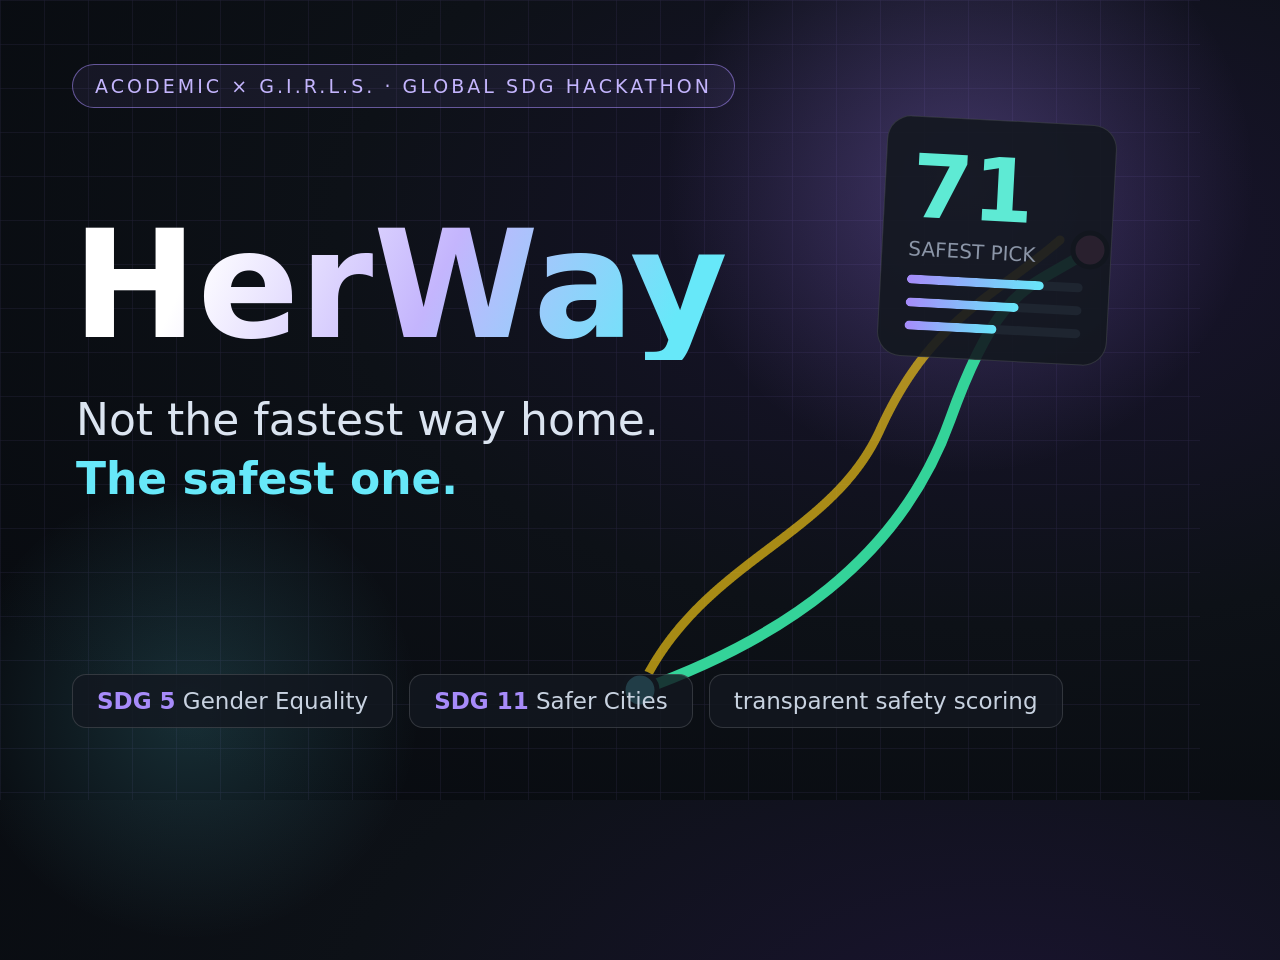
<file: thumbnail.html>
<!DOCTYPE html>
<html><head><meta charset="utf-8"><style>
*{margin:0;padding:0;box-sizing:border-box}
body{width:1200px;height:800px;overflow:hidden;font-family:'Segoe UI',system-ui,sans-serif;
  background:radial-gradient(1200px 700px at 78% 30%,#1a1430 0%,#0d1117 55%,#080b10 100%);
  position:relative;color:#e6e9ef}
.grid{position:absolute;inset:0;opacity:.14;
  background-image:linear-gradient(rgba(167,139,250,.5) 1px,transparent 1px),
    linear-gradient(90deg,rgba(167,139,250,.5) 1px,transparent 1px);
  background-size:44px 44px}
.glow{position:absolute;width:640px;height:640px;border-radius:50%;
  background:radial-gradient(circle,rgba(167,139,250,.28),transparent 65%);top:-140px;right:-80px}
.glow2{position:absolute;width:500px;height:500px;border-radius:50%;
  background:radial-gradient(circle,rgba(103,232,249,.16),transparent 65%);bottom:-160px;left:-60px}
svg.routes{position:absolute;inset:0;width:100%;height:100%}
.badge{position:absolute;top:64px;left:72px;padding:10px 22px;border:1px solid rgba(167,139,250,.55);
  border-radius:999px;font-size:19px;letter-spacing:.16em;color:#c4b5fd;
  background:rgba(167,139,250,.08)}
h1{position:absolute;left:72px;top:210px;font-size:150px;font-weight:800;line-height:1;
  background:linear-gradient(115deg,#fff 20%,#c4b5fd 55%,#67e8f9 90%);
  -webkit-background-clip:text;background-clip:text;color:transparent}
.tag{position:absolute;left:76px;top:390px;font-size:44px;font-weight:300;color:#dbe4f0;max-width:720px;line-height:1.35}
.tag b{color:#67e8f9;font-weight:600}
.chips{position:absolute;left:72px;bottom:72px;display:flex;gap:16px}
.chip{padding:13px 24px;border-radius:14px;border:1px solid rgba(255,255,255,.14);
  background:rgba(19,24,32,.82);font-size:23px;color:#c8d2e0}
.chip b{color:#a78bfa}
.score{position:absolute;right:88px;top:120px;width:230px;padding:26px;border-radius:24px;
  background:rgba(19,24,32,.9);border:1px solid rgba(255,255,255,.12);transform:rotate(3deg)}
.score .n{font-size:88px;font-weight:800;color:#5eead4;line-height:1}
.score .l{font-size:20px;color:#8b95a7;margin-top:6px}
.score .row{height:9px;border-radius:5px;background:#1e2530;margin-top:14px;overflow:hidden}
.score .row i{display:block;height:100%;border-radius:5px;background:linear-gradient(90deg,#a78bfa,#67e8f9)}
</style></head><body>
<div class="grid"></div><div class="glow"></div><div class="glow2"></div>
<svg class="routes" viewBox="0 0 1200 800" fill="none">
  <path d="M640 690 C 700 560, 830 540, 880 430 S 990 300, 1060 240" stroke="#facc15" stroke-width="9" opacity=".65" stroke-linecap="round" stroke-dasharray="1 0"/>
  <path d="M640 690 C 780 640, 900 560, 950 420 S 1030 290, 1090 250" stroke="#34d399" stroke-width="11" stroke-linecap="round"/>
  <circle cx="640" cy="690" r="17" fill="#67e8f9" stroke="#0d1117" stroke-width="5"/>
  <circle cx="1090" cy="250" r="17" fill="#f472b6" stroke="#0d1117" stroke-width="5"/>
</svg>
<div class="badge">ACODEMIC × G.I.R.L.S. · GLOBAL SDG HACKATHON</div>
<h1>HerWay</h1>
<div class="tag">Not the fastest way home.<br><b>The safest one.</b></div>
<div class="chips">
  <div class="chip"><b>SDG 5</b> Gender Equality</div>
  <div class="chip"><b>SDG 11</b> Safer Cities</div>
  <div class="chip">transparent safety scoring</div>
</div>
<div class="score">
  <div class="n">71</div><div class="l">SAFEST PICK</div>
  <div class="row"><i style="width:78%"></i></div>
  <div class="row"><i style="width:64%"></i></div>
  <div class="row"><i style="width:52%"></i></div>
</div>
</body></html>
</file>
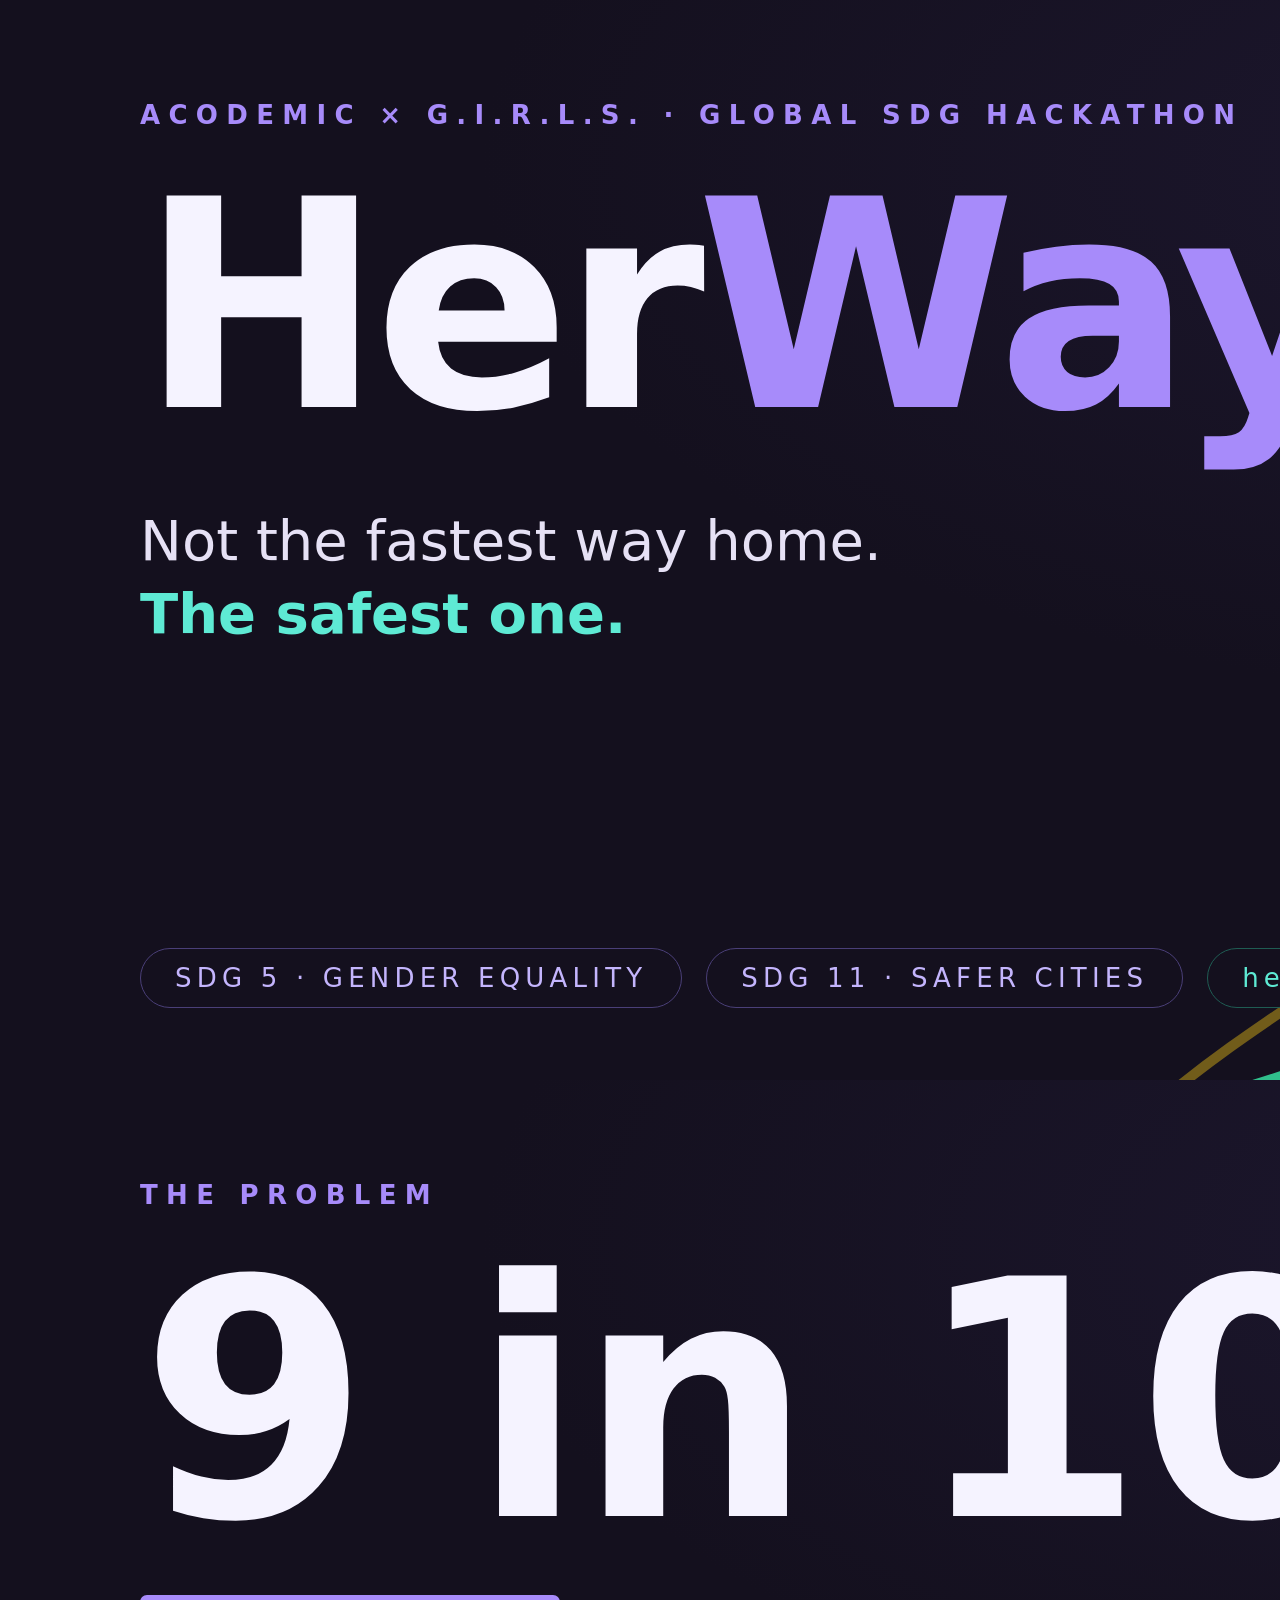
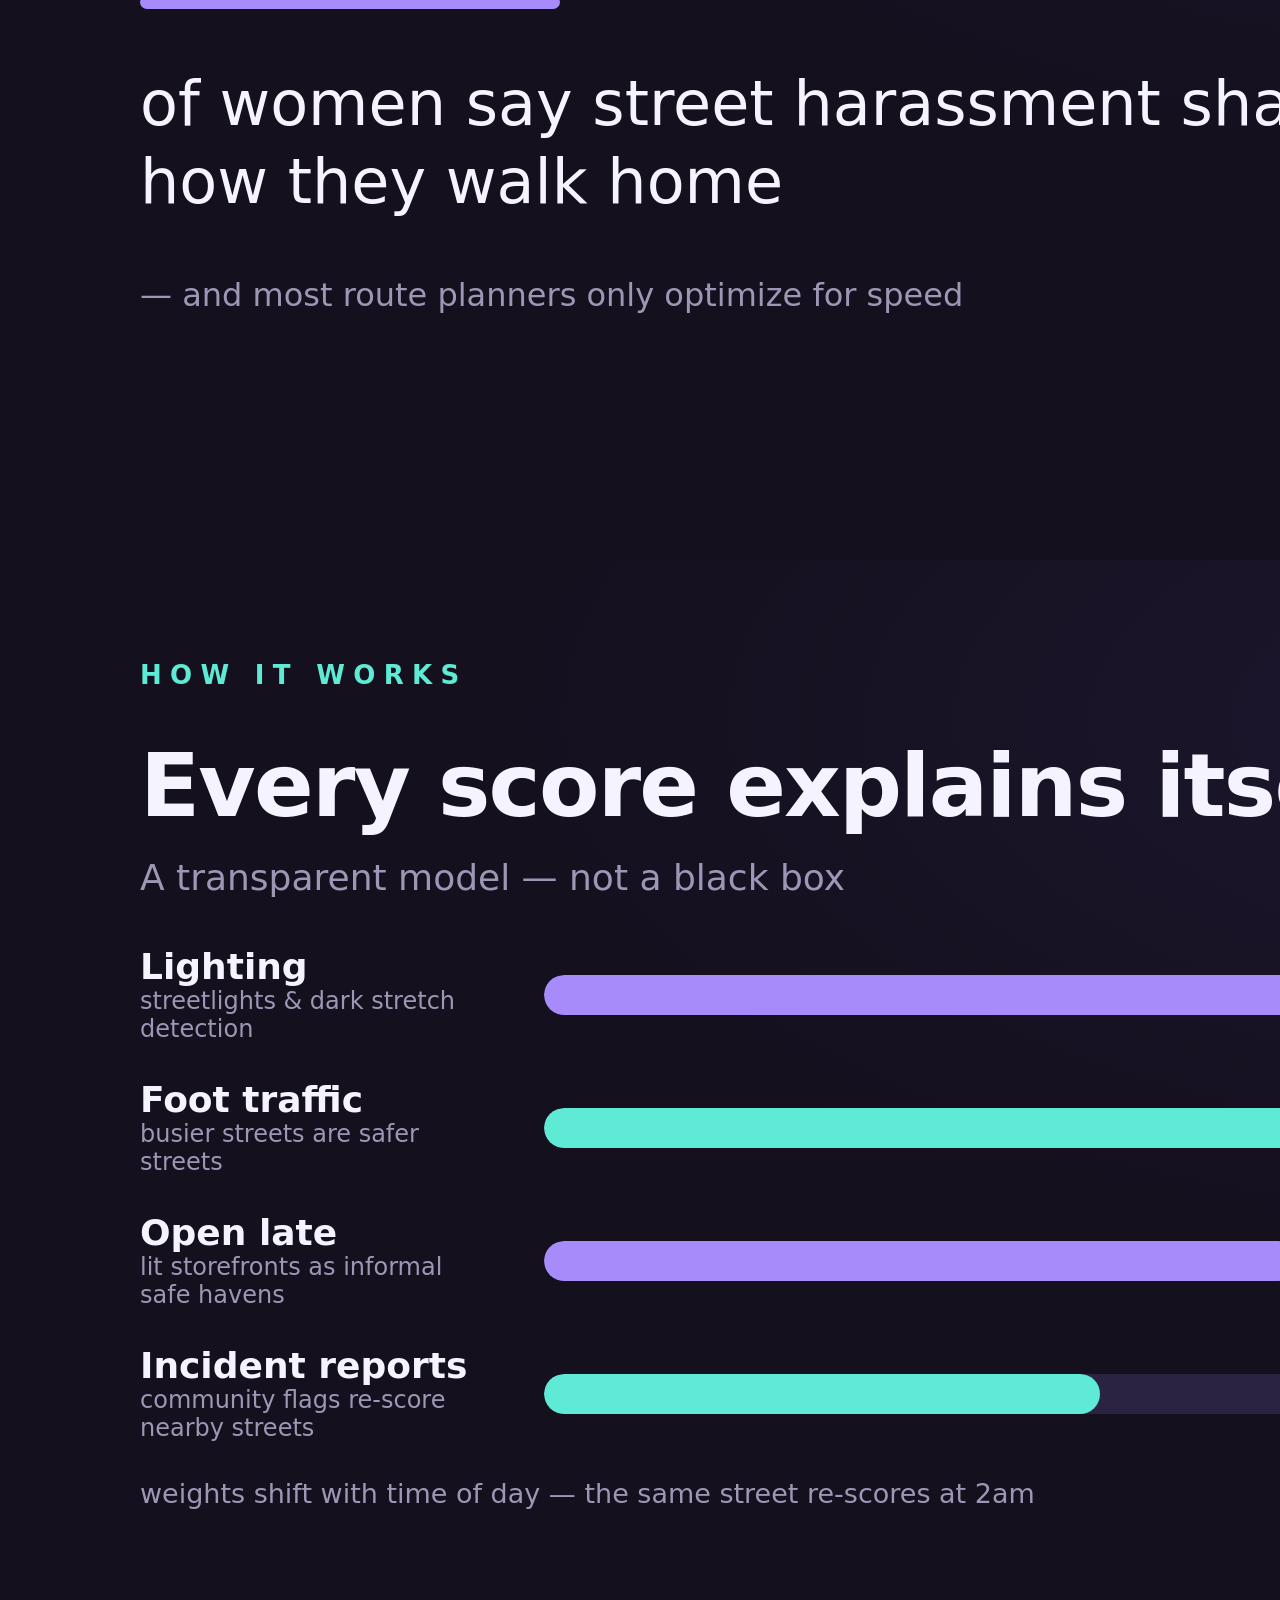
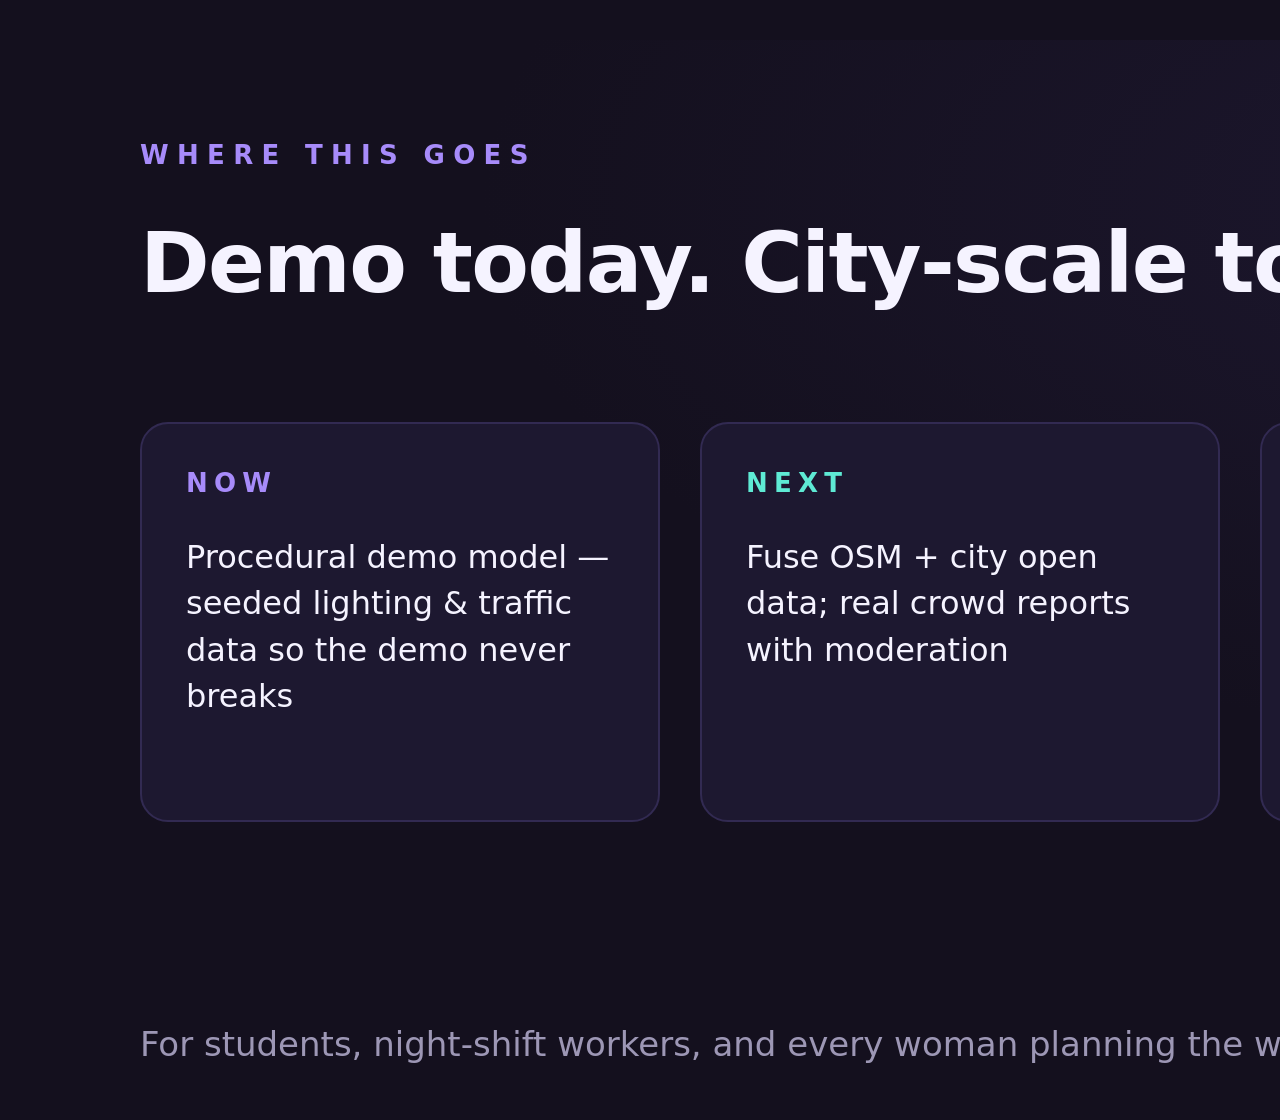
<file: assets/slides.html>
<!doctype html>
<html>
<head>
<meta charset="utf-8">
<style>
  * { margin:0; box-sizing:border-box; }
  body { font-family:'Inter',system-ui,sans-serif; }
  .slide { width:1920px; height:1080px; padding:100px 140px; color:#f5f3ff;
           background:#14101e; position:relative; overflow:hidden;
           background-image:radial-gradient(ellipse 60% 50% at 85% 15%, #241d3d88, transparent); }
  .kicker { font-size:26px; font-weight:600; letter-spacing:.32em; margin-bottom:44px; }
  .violet { color:#a78bfa; } .teal { color:#5eead4; } .dim { color:#9d97b5; }

  /* S1 */
  .stat { font-size:330px; font-weight:800; line-height:.9; letter-spacing:-.02em; }
  .uline { width:420px; height:14px; background:#a78bfa; border-radius:7px; margin:44px 0 56px; }
  .stat-sub { font-size:62px; font-weight:500; line-height:1.25; }
  .stat-foot { margin-top:56px; font-size:32px; color:#9d97b5; }

  /* S2 */
  h1 { font-size:88px; font-weight:800; letter-spacing:-.02em; margin:28px 0 20px; }
  .lede { font-size:36px; color:#9d97b5; margin-bottom:48px; }
  .brow { display:flex; align-items:center; gap:64px; margin-bottom:36px; }
  .bname { width:340px; }
  .bname b { font-size:36px; font-weight:600; display:block; }
  .bname span { font-size:24px; color:#9d97b5; }
  .bbar { flex:1; height:40px; background:#2a2440; border-radius:20px; overflow:hidden; }
  .bbar i { display:block; height:100%; border-radius:22px; }
  .sfoot { position:absolute; left:140px; bottom:56px; font-size:27px; color:#9d97b5; }
  .sfoot.flow { position:static; margin-top:36px; }

  /* S3 */
  .cols { display:flex; gap:40px; margin-top:110px; }
  .col { flex:1; height:400px; background:#1d1830; border:2px solid #322a52;
         border-radius:28px; padding:44px; }
  .col b { font-size:26px; font-weight:600; letter-spacing:.24em; display:block; margin-bottom:36px; }
  .col p { font-size:32px; line-height:1.45; }

  /* S0 cover */
  .cover-title { font-size:290px; font-weight:800; line-height:.92; letter-spacing:-.03em;
    color:#f5f3ff; }
  .cover-title .w { color:#a78bfa; }
  .cover-tag { font-size:56px; font-weight:400; color:#e6e1f5; margin-top:64px; line-height:1.3; }
  .cover-tag b { color:#5eead4; font-weight:600; }
  .cover-foot { position:absolute; left:140px; bottom:72px; display:flex; gap:24px; align-items:center; }
  .cover-foot .pill { font-size:26px; letter-spacing:.2em; color:#c4b5fd;
    border:1.5px solid #4a3f78; border-radius:999px; padding:14px 34px; }
  .cover-routes { position:absolute; right:-90px; bottom:-80px; opacity:.9; }
</style>
</head>
<body>

<div class="slide" id="s0">
  <svg class="cover-routes" width="900" height="640" viewBox="0 0 900 640" fill="none">
    <path d="M40 590 C 180 470, 300 430, 400 300 S 620 160, 760 110" stroke="#facc15" stroke-width="10" opacity=".45" stroke-linecap="round"/>
    <path d="M40 590 C 220 560, 380 480, 460 330 S 660 170, 800 120" stroke="#34d399" stroke-width="13" stroke-linecap="round"/>
    <circle cx="40" cy="590" r="19" fill="#5eead4" stroke="#14101e" stroke-width="6"/>
    <circle cx="800" cy="120" r="19" fill="#f472b6" stroke="#14101e" stroke-width="6"/>
  </svg>
  <div class="kicker violet">ACODEMIC × G.I.R.L.S. · GLOBAL SDG HACKATHON</div>
  <div class="cover-title">Her<span class="w">Way</span></div>
  <div class="cover-tag">Not the fastest way home.<br><b>The safest one.</b></div>
  <div class="cover-foot">
    <div class="pill">SDG 5 · GENDER EQUALITY</div>
    <div class="pill">SDG 11 · SAFER CITIES</div>
    <div class="pill" style="color:#5eead4;border-color:#1f5c53">herway-tau.vercel.app</div>
  </div>
</div>

<div class="slide" id="s1">
  <div class="kicker violet">THE PROBLEM</div>
  <div class="stat">9 in 10</div>
  <div class="uline"></div>
  <div class="stat-sub">of women say street harassment shapes<br>how they walk home</div>
  <div class="stat-foot">— and most route planners only optimize for speed</div>
</div>

<div class="slide" id="s2">
  <div class="kicker teal">HOW IT WORKS</div>
  <h1>Every score explains itself</h1>
  <div class="lede">A transparent model — not a black box</div>
  <div class="brow"><div class="bname"><b>Lighting</b><span>streetlights &amp; dark stretch detection</span></div>
    <div class="bbar"><i style="width:92%;background:#a78bfa"></i></div></div>
  <div class="brow"><div class="bname"><b>Foot traffic</b><span>busier streets are safer streets</span></div>
    <div class="bbar"><i style="width:78%;background:#5eead4"></i></div></div>
  <div class="brow"><div class="bname"><b>Open late</b><span>lit storefronts as informal safe havens</span></div>
    <div class="bbar"><i style="width:61%;background:#a78bfa"></i></div></div>
  <div class="brow"><div class="bname"><b>Incident reports</b><span>community flags re-score nearby streets</span></div>
    <div class="bbar"><i style="width:45%;background:#5eead4"></i></div></div>
  <div class="sfoot flow">weights shift with time of day — the same street re-scores at 2am</div>
</div>

<div class="slide" id="s3">
  <div class="kicker violet">WHERE THIS GOES</div>
  <h1 style="font-size:84px">Demo today. City-scale tomorrow.</h1>
  <div class="cols">
    <div class="col"><b class="violet">NOW</b><p>Procedural demo model — seeded lighting &amp; traffic data so the demo never breaks</p></div>
    <div class="col"><b class="teal">NEXT</b><p>Fuse OSM + city open data; real crowd reports with moderation</p></div>
    <div class="col"><b class="violet">LATER</b><p>Guardian network API · campus &amp; transit partnerships · route share</p></div>
  </div>
  <div class="sfoot" style="font-size:34px">For students, night-shift workers, and every woman planning the walk home.</div>
</div>

</body>
</html>
</file>
